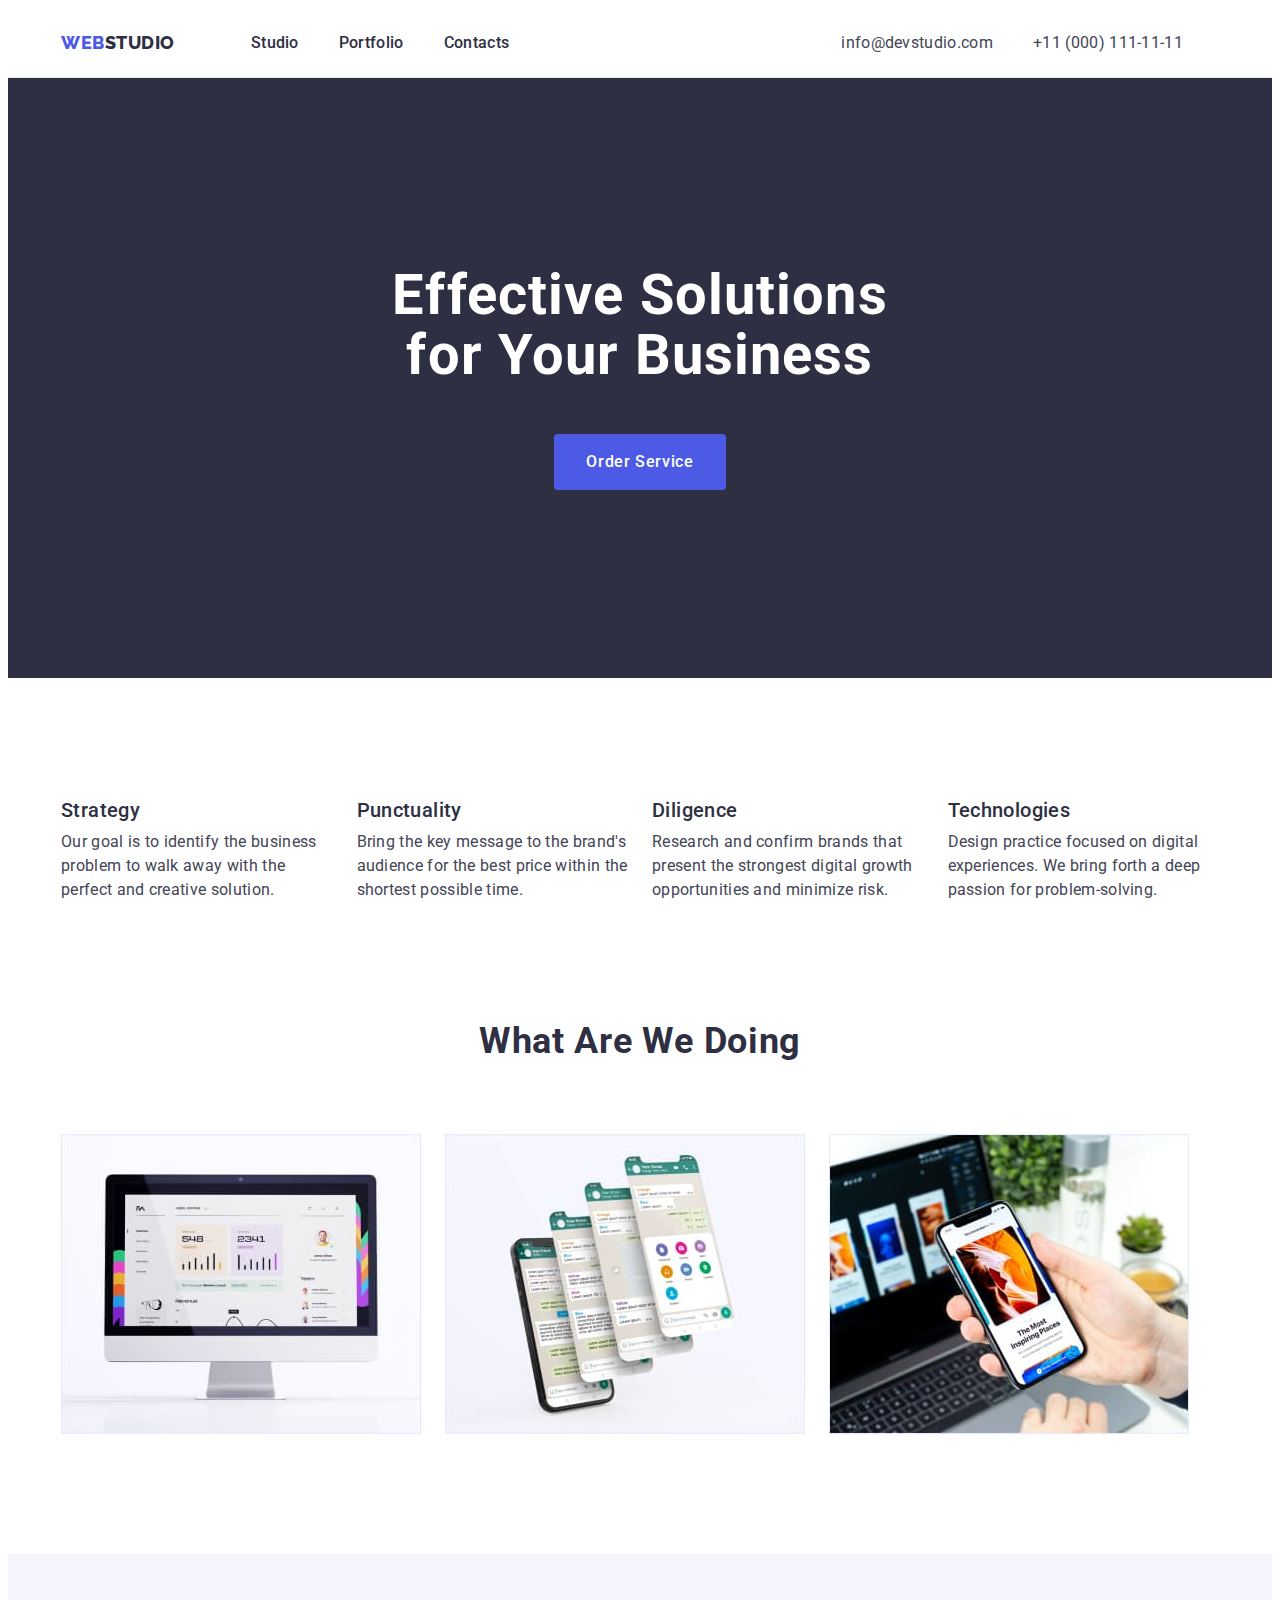
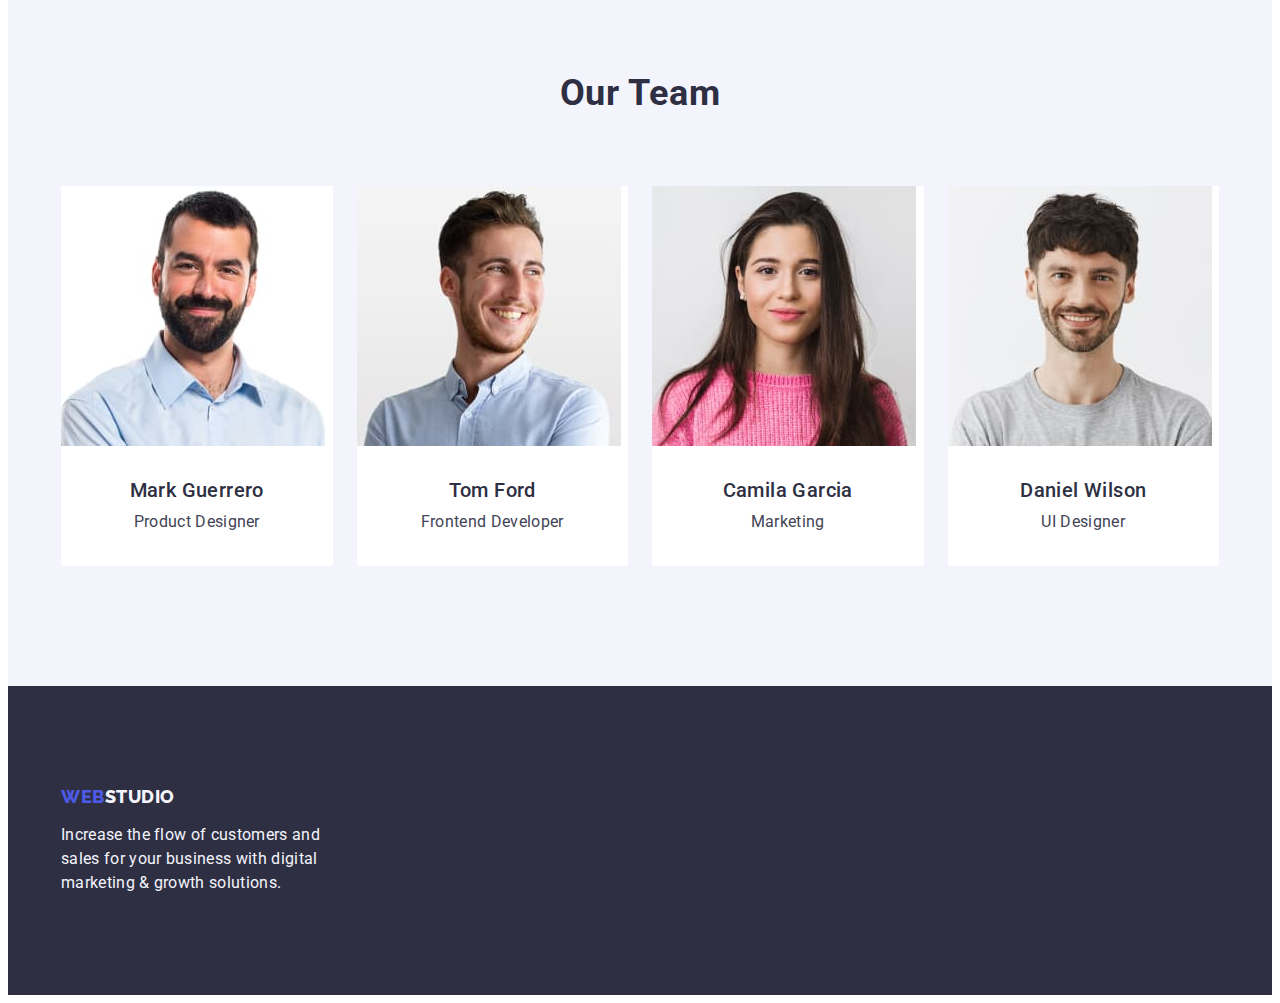
<file: index.html>
<!DOCTYPE html>
<html lang="en">
  <head>
    <meta charset="UTF-8" />
    <meta http-equiv="X-UA-Compatible" content="IE=edge" />
    <meta name="viewport" content="width=device-width, initial-scale=1.0" />
    <link rel="preconnect" href="https://fonts.googleapis.com" />
    <link rel="preconnect" href="https://fonts.gstatic.com" crossorigin />
    <link
      href="https://fonts.googleapis.com/css2?family=Raleway:wght@800&family=Roboto:wght@400;500;700;900&display=swap"
      rel="stylesheet"
    />
    <title>Web Studio</title>
    <link
      rel="stylesheet"
      href="https://cdnjs.cloudflare.com/ajax/libs/modern-normalize/2.0.0/modern-normalize.min.css"
      integrity="sha512-4xo8blKMVCiXpTaLzQSLSw3KFOVPWhm/TRtuPVc4WG6kUgjH6J03IBuG7JZPkcWMxJ5huwaBpOpnwYElP/m6wg=="
      crossorigin="anonymous"
      referrerpolicy="no-referrer"
    />
    <link rel="stylesheet" href="./css/styles.css" />
  </head>
  <body>
    <!-- Header -->
    <header class="header">
      <div class="container header-container">
        <nav class="header-navigation">
          <a href="./index.html" class="logo link header-logo"
            >Web<span class="logo-dark">Studio</span></a
          >
          <ul class="header-menu list">
            <li class="header-menu-item">
              <a href="./index.html" class="header-menu-link link">Studio</a>
            </li>
            <li class="header-menu-item">
              <a href="./portfolio.html" class="header-menu-link link"
                >Portfolio</a
              >
            </li>
            <li class="header-menu-item">
              <a href="" class="header-menu-link link">Contacts</a>
            </li>
          </ul>
        </nav>
        <address class="address">
          <ul class="address-list list">
            <li class="address-item">
              <a href="mailto:info@devstudio.com" class="address-link link"
                >info@devstudio.com</a
              >
            </li>
            <li class="address-item">
              <a href="tel:+110001111111" class="address-link link"
                >+11 (000) 111-11-11</a
              >
            </li>
          </ul>
        </address>
      </div>
    </header>
    <!-- Main -->
    <main>
      <!-- Hero -->
      <section class="hero">
        <div class="container hero-container">
          <h1 class="hero-title">Effective Solutions for Your Business</h1>
          <button type="button" class="hero-btn">Order Service</button>
        </div>
      </section>
      <!-- Solutions -->
      <section class="solutions">
        <div class="container solutions-container">
          <h2 class="visually-hidden">List of effective solutions</h2>
          <ul class="solutions-list list">
            <li class="solutions-item">
              <h3 class="list-subtitle solutions-subtitle">Strategy</h3>
              <p class="list-text">
                Our goal is to identify the business problem to walk away with
                the perfect and creative solution.
              </p>
            </li>
            <li class="solutions-item">
              <h3 class="list-subtitle solutions-subtitle">Punctuality</h3>
              <p class="list-text">
                Bring the key message to the brand's audience for the best price
                within the shortest possible time.
              </p>
            </li>
            <li class="solutions-item">
              <h3 class="list-subtitle solutions-subtitle">Diligence</h3>
              <p class="list-text">
                Research and confirm brands that present the strongest digital
                growth opportunities and minimize risk.
              </p>
            </li>
            <li class="solutions-item">
              <h3 class="list-subtitle solutions-subtitle">Technologies</h3>
              <p class="list-text">
                Design practice focused on digital experiences. We bring forth a
                deep passion for problem-solving.
              </p>
            </li>
          </ul>
        </div>
      </section>
      <!-- Activities -->
      <section class="activities">
        <div class="container container-activities">
          <h2 class="section-title">What are we doing</h2>
          <ul class="activities-list list">
            <li class="activities-item">
              <img
                src="./images/what-are-we-doing-1.jpg"
                alt="Mac-website"
                width="360"
                height="300"
              />
            </li>
            <li class="activities-item">
              <img
                src="./images/what-are-we-doing-2.jpg"
                alt="Phone-network"
                width="360"
                height="300"
              />
            </li>
            <li class="activities-item">
              <img
                src="./images/what-are-we-doing-3.jpg"
                alt="Phone-application"
                width="360"
                height="300"
              />
            </li>
          </ul>
        </div>
      </section>
      <!-- Our team -->
      <section class="team">
        <div class="container container-team">
          <h2 class="section-title">Our Team</h2>
          <ul class="team-list list">
            <li class="team-item">
              <img
                src="./images/our-team-1.jpg"
                alt="Mark Guerrero photo"
                width="264"
                height="260"
              />
              <div class="team-item-text">
                <h3 class="list-subtitle team-subtitle">Mark Guerrero</h3>
                <p class="list-text team-text">Product Designer</p>
              </div>
            </li>
            <li class="team-item">
              <img
                src="./images/our-team-2.jpg"
                alt="Tom Ford photo"
                width="264"
                height="260"
              />
              <div class="team-item-text">
                <h3 class="list-subtitle team-subtitle">Tom Ford</h3>
                <p class="list-text team-text">Frontend Developer</p>
              </div>
            </li>
            <li class="team-item">
              <img
                src="./images/our-team-3.jpg"
                alt="Camila Garcia photo"
                width="264"
                height="260"
              />
              <div class="team-item-text">
                <h3 class="list-subtitle team-subtitle">Camila Garcia</h3>
                <p class="list-text team-text">Marketing</p>
              </div>
            </li>
            <li class="team-item">
              <img
                src="./images/our-team-4.jpg"
                alt="Daniel Wilson photo"
                width="264"
                height="260"
              />
              <div class="team-item-text">
                <h3 class="list-subtitle team-subtitle">Daniel Wilson</h3>
                <p class="list-text team-text">UI Designer</p>
              </div>
            </li>
          </ul>
        </div>
      </section>
    </main>
    <!-- Footer -->
    <footer class="footer">
      <div class="container container-footer">
        <a href="./index.html" class="logo link footer-logo"
          >Web<span class="logo-light">Studio</span></a
        >
        <p class="list-text footer-text">
          Increase the flow of customers and sales for your business with
          digital marketing & growth solutions.
        </p>
      </div>
    </footer>
  </body>
</html>
</file>
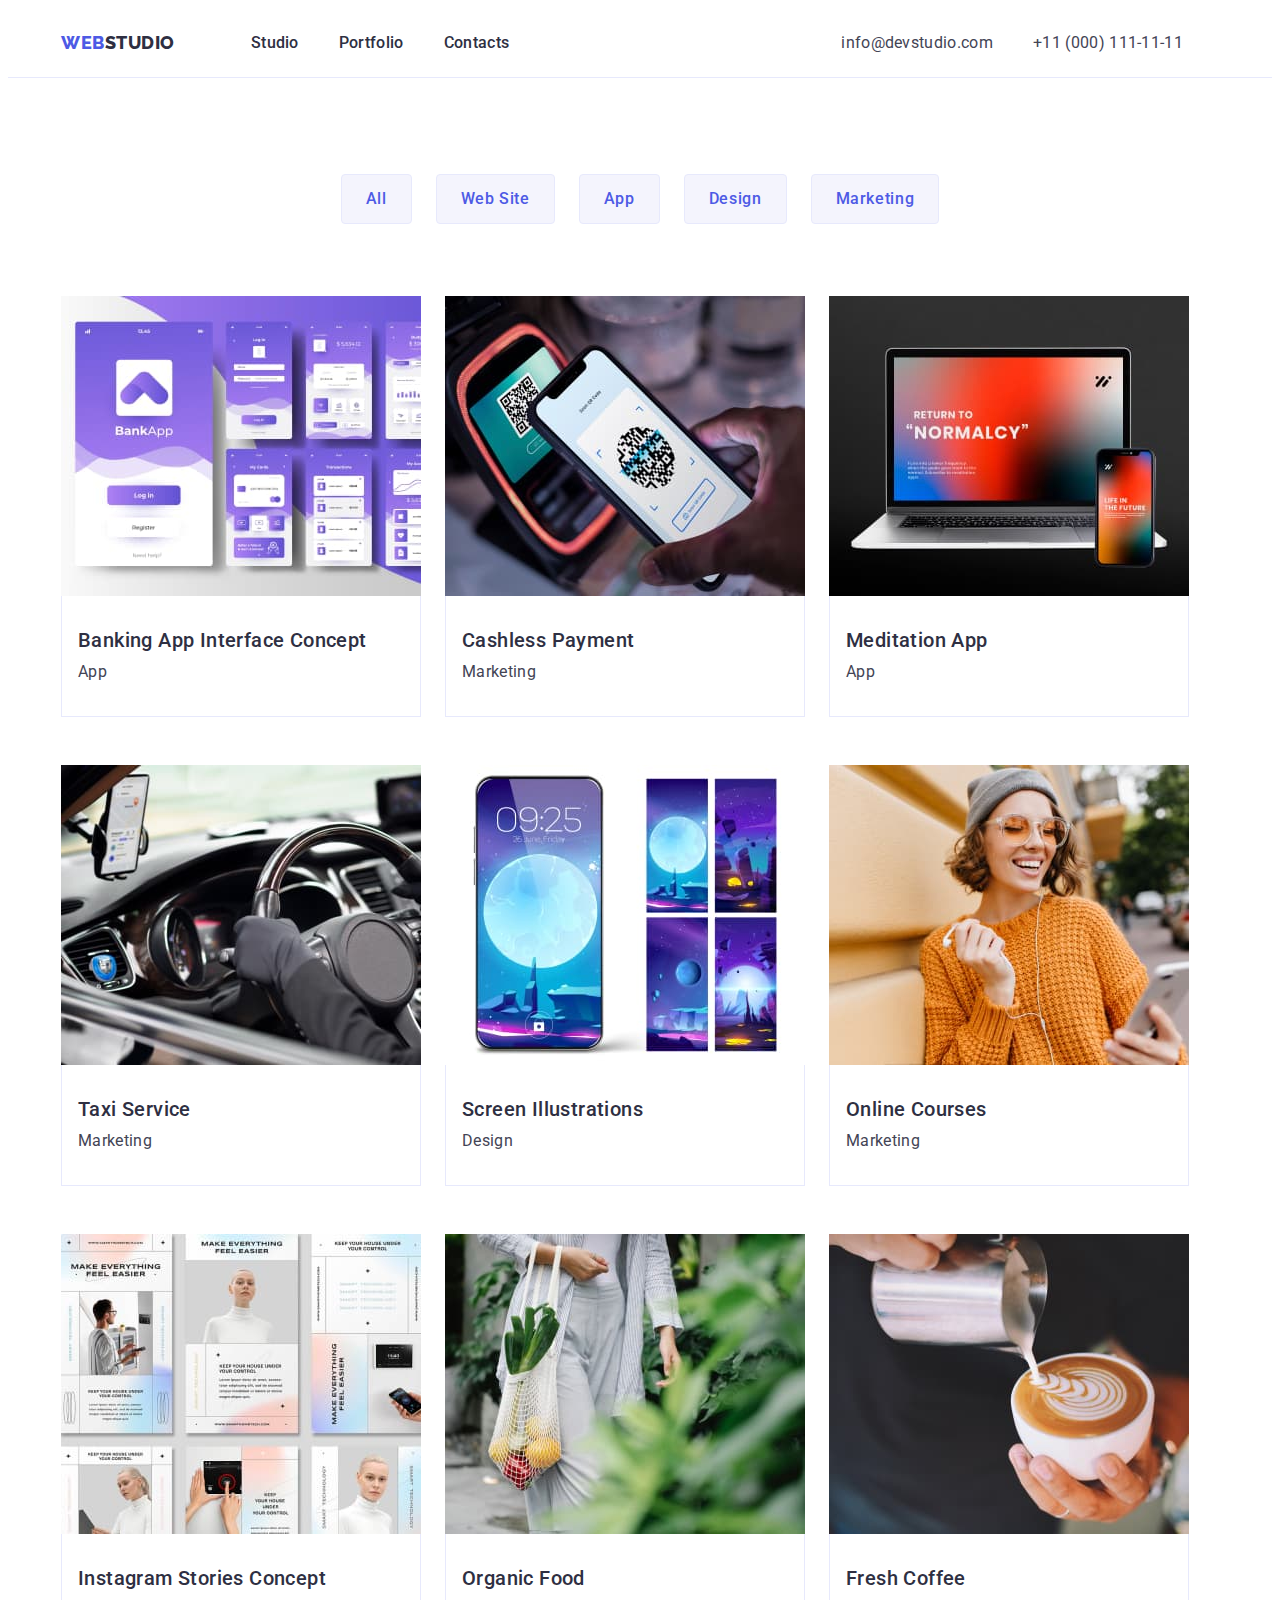
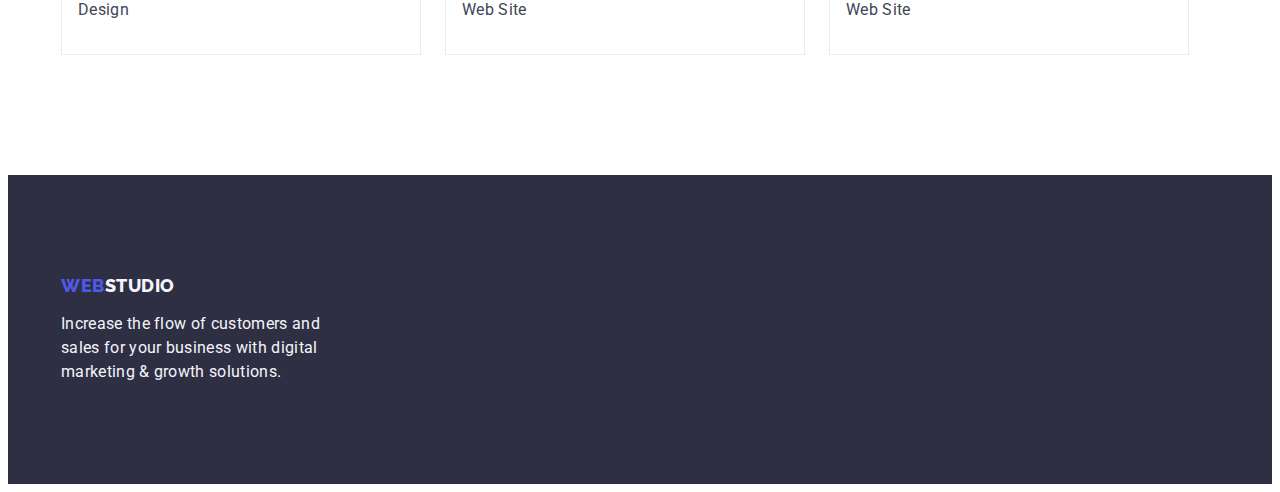
<file: portfolio.html>
<!DOCTYPE html>
<html lang="en">
  <head>
    <meta charset="UTF-8" />
    <meta http-equiv="X-UA-Compatible" content="IE=edge" />
    <meta name="viewport" content="width=device-width, initial-scale=1.0" />
    <link rel="preconnect" href="https://fonts.googleapis.com" />
    <link rel="preconnect" href="https://fonts.gstatic.com" crossorigin />
    <link
      href="https://fonts.googleapis.com/css2?family=Raleway:wght@800&family=Roboto:wght@400;500;700;900&display=swap"
      rel="stylesheet"
    />
    <title>Web Studio</title>
    <link
      rel="stylesheet"
      href="https://cdnjs.cloudflare.com/ajax/libs/modern-normalize/2.0.0/modern-normalize.min.css"
      integrity="sha512-4xo8blKMVCiXpTaLzQSLSw3KFOVPWhm/TRtuPVc4WG6kUgjH6J03IBuG7JZPkcWMxJ5huwaBpOpnwYElP/m6wg=="
      crossorigin="anonymous"
      referrerpolicy="no-referrer"
    />
    <link rel="stylesheet" href="./css/styles.css" />
  </head>
  <body>
    <!-- Header -->
    <header class="header">
      <div class="container header-container">
        <nav class="header-navigation">
          <a href="./index.html" class="logo link header-logo"
            >Web<span class="logo-dark">Studio</span></a
          >
          <ul class="header-menu list">
            <li class="header-menu-item">
              <a href="./index.html" class="header-menu-link link">Studio</a>
            </li>
            <li class="header-menu-item">
              <a href="./portfolio.html" class="header-menu-link link"
                >Portfolio</a
              >
            </li>
            <li class="header-menu-item">
              <a href="" class="header-menu-link link">Contacts</a>
            </li>
          </ul>
        </nav>
        <address class="address">
          <ul class="address-list list">
            <li class="address-item">
              <a href="mailto:info@devstudio.com" class="address-link link"
                >info@devstudio.com</a
              >
            </li>
            <li class="address-item">
              <a href="tel:+110001111111" class="address-link link"
                >+11 (000) 111-11-11</a
              >
            </li>
          </ul>
        </address>
      </div>
    </header>
    <!-- Main -->
    <main>
      <section class="portfolio-examples">
        <div class="container container-portfolio">
          <h1 class="visually-hidden">Portfolio</h1>
          <ul class="list portfolio-navigation-list">
            <li class="portfolio-navigation-item">
              <button type="button" class="portfolio-navigation-btn">
                All
              </button>
            </li>
            <li>
              <button type="button" class="portfolio-navigation-btn">
                Web Site
              </button>
            </li>
            <li>
              <button type="button" class="portfolio-navigation-btn">
                App
              </button>
            </li>
            <li>
              <button type="button" class="portfolio-navigation-btn">
                Design
              </button>
            </li>
            <li>
              <button type="button" class="portfolio-navigation-btn">
                Marketing
              </button>
            </li>
          </ul>
          <ul class="list portfolio-examples-list">
            <li class="portfolio-examples-items">
              <a href="" class="link">
                <img
                  src="./images/portfolio-img-1.jpg"
                  alt="Banking App"
                  width="360"
                  height="300"
                />
                <div class="portfolio-items-text">
                  <h2 class="portfolio-subtitle">
                    Banking App Interface Concept
                  </h2>
                  <p class="portfolio-list-text">App</p>
                </div>
              </a>
            </li>
            <li class="portfolio-examples-items">
              <a href="" class="link">
                <img
                  src="./images/portfolio-img-2.jpg"
                  alt="Payment by phone"
                  width="360"
                  height="300"
                />
                <div class="portfolio-items-text">
                  <h2 class="portfolio-subtitle">Cashless Payment</h2>
                  <p class="portfolio-list-text">Marketing</p>
                </div>
              </a>
            </li>
            <li class="portfolio-examples-items">
              <a href="" class="link">
                <img
                  src="./images/portfolio-img-3.jpg"
                  alt="App in PC / phone"
                  width="360"
                  height="300"
                />
                <div class="portfolio-items-text">
                  <h2 class="portfolio-subtitle">Meditation App</h2>
                  <p class="portfolio-list-text">App</p>
                </div>
              </a>
            </li>
            <li class="portfolio-examples-items">
              <a href="" class="link">
                <img
                  src="./images/portfolio-img-4.jpg"
                  alt="Taxi"
                  width="360"
                  height="300"
                />
                <div class="portfolio-items-text">
                  <h2 class="portfolio-subtitle">Taxi Service</h2>
                  <p class="portfolio-list-text">Marketing</p>
                </div>
              </a>
            </li>
            <li class="portfolio-examples-items">
              <a href="" class="link">
                <img
                  src="./images/portfolio-img-5.jpg"
                  alt="Screen in phone"
                  width="360"
                  height="300"
                />
                <div class="portfolio-items-text">
                  <h2 class="portfolio-subtitle">Screen Illustrations</h2>
                  <p class="portfolio-list-text">Design</p>
                </div>
              </a>
            </li>
            <li class="portfolio-examples-items">
              <a href="" class="link">
                <img
                  src="./images/portfolio-img-6.jpg"
                  alt="Person with phone"
                  width="360"
                  height="300"
                />
                <div class="portfolio-items-text">
                  <h2 class="portfolio-subtitle">Online Courses</h2>
                  <p class="portfolio-list-text">Marketing</p>
                </div>
              </a>
            </li>
            <li class="portfolio-examples-items">
              <a href="" class="link">
                <img
                  src="./images/portfolio-img-7.jpg"
                  alt="Instagram Stories"
                  width="360"
                  height="300"
                />
                <div class="portfolio-items-text">
                  <h2 class="portfolio-subtitle">Instagram Stories Concept</h2>
                  <p class="portfolio-list-text">Design</p>
                </div>
              </a>
            </li>
            <li class="portfolio-examples-items">
              <a href="" class="link">
                <img
                  src="./images/portfolio-img-8.jpg"
                  alt="Vegetables"
                  width="360"
                  height="300"
                />
                <div class="portfolio-items-text">
                  <h2 class="portfolio-subtitle">Organic Food</h2>
                  <p class="portfolio-list-text">Web Site</p>
                </div>
              </a>
            </li>
            <li class="portfolio-examples-items">
              <a href="" class="link">
                <img
                  src="./images/portfolio-img-9.jpg"
                  alt="Coffee"
                  width="360"
                  height="300"
                />
                <div class="portfolio-items-text">
                  <h2 class="portfolio-subtitle">Fresh Coffee</h2>
                  <p class="portfolio-list-text">Web Site</p>
                </div>
              </a>
            </li>
          </ul>
        </div>
      </section>
    </main>
    <!-- Footer -->
    <footer class="footer">
      <div class="container container-footer">
        <a href="./index.html" class="logo link footer-logo"
          >Web<span class="logo-light">Studio</span></a
        >
        <p class="list-text footer-text">
          Increase the flow of customers and sales for your business with
          digital marketing & growth solutions.
        </p>
      </div>
    </footer>
  </body>
</html>
</file>
<file: css/styles.css>
:root {
  --main-title-color: #ffffff;
  --primary-brand-color: #4d5ae5;
  --dark-logo-color: #2e2f42;
  --section-title-color: #2e2f42;
  --subtitle-color: #2e2f42;
  --menu-primary-color: #2e2f42;
  --menu-hover-color: #404bbf;
  --text-color: #434455;
  --address-color: #434455;
  --address-hover-color: #404bbf;
  --pressed-state: #404bbf;
  --main-background-color: #ffffff;
  --second-background-color: #2e2f42;
  --hero-btn-color: #ffffff;
  --hero-btn-background-color: #4d5ae5;
  --hero-btn-background-hover: #404bbf;
  --footer-text-color: #f4f4fd;
  --portfolio-btn-color: #4d5ae5;
  --portfolio-btn-background: #f4f4fd;
  --portfolio-btn-hover: #ffffff;
  --portfolio-btn-background-hover: #404bbf;
  --team-background: #f4f4fd;
  --btn-border: #e7e9fc;
}

body {
  font-family: "Roboto", sans-serif;
  color: var(--text-color);
  background-color: var(--main-background-color);
}

h1,
h2,
h3,
h4,
h5,
h6,
p {
  margin: 0;
}

img {
  display: block;
  max-width: 100%;
  height: auto;
}

button {
  cursor: pointer;
  border: none;
  border-radius: 4px;
}

ul,
ol {
  list-style: none;
  margin: 0;
  padding-left: 0;
}

a {
  text-decoration: none;
  /* color: inherit; */
}

.container {
  width: 1158px;
  padding: 0 15px;
  margin: 0 auto;
}

.section {
  padding-top: 120px;
  padding-bottom: 120px;
}

.visually-hidden {
  position: absolute;
  width: 1px;
  height: 1px;
  margin: -1px;
  border: 0;
  padding: 0;

  white-space: nowrap;
  clip-path: inset(100%);
  clip: rect(0 0 0 0);
  overflow: hidden;
}

.link {
  text-decoration: none;
}

.list {
  list-style-type: none;
}

/* -------------------HEADER------------------- */

.header {
  /* padding: 24px 0; */
  border-bottom: 1px solid #e7e9fc;
}

.header-container {
  display: flex;
  align-items: center;
}

.logo {
  font-family: "Raleway", sans-serif;
  font-weight: 800;
  font-size: 18px;
  line-height: 1.17; /* 21/18 */
  letter-spacing: 0.03em;
  text-transform: uppercase;
  color: var(--primary-brand-color);
  display: flex;
  align-items: center;
  margin-right: 76px;
}

.logo-dark {
  color: var(--dark-logo-color);
}

.logo-light {
  color: var(--footer-text-color);
}

.header-logo {
  padding: 24px 0;
}

.header-navigation {
  display: flex;
  align-items: center;
}

.header-menu {
  display: flex;
  gap: 40px;
}

.header-menu-link {
  font-weight: 500;
  font-size: 16px;
  line-height: 1.5; /* 24/16 */
  letter-spacing: 0.02em;
  color: var(--menu-primary-color);
  padding: 24px 0;
}

.header-menu-link:hover,
.header-menu-link:focus {
  color: var(--menu-hover-color);
  text-decoration: underline;
}

.address {
  font-style: normal;
}

.address-list {
  display: flex;
  align-items: center;
  gap: 40px;
  margin-left: 332px;
}

.address-link {
  font-weight: 400;
  font-size: 16px;
  line-height: 1.5; /* 24/16 */
  letter-spacing: 0.02em;
  color: var(--address-color);
  padding: 24px 0;
  margin-left: auto;
}

.address-link:hover,
.address-link:focus {
  color: var(--address-hover-color);
}

/* -------------------HERO------------------- */
.hero {
  background-color: var(--second-background-color);
  padding: 188px 0;
}

.hero-title {
  font-size: 56px;
  line-height: 1.07; /* 60/56 */
  text-align: center;
  letter-spacing: 0.02em;
  color: var(--main-title-color);
  max-width: 496px;
  margin: auto;
  margin-bottom: 48px;
}

.hero-btn {
  font-family: inherit;
  font-weight: 500;
  font-size: 16px;
  line-height: 1.5; /* 24/16 */
  letter-spacing: 0.04em;
  color: var(--hero-btn-color);
  background-color: var(--hero-btn-background-color);
  cursor: pointer;
  display: block;
  padding: 16px 32px;
  margin: auto;
  min-width: 169px;
}

.hero-btn:hover,
.hero-btn:focus {
  background-color: var(--hero-btn-background-hover);
}

/* -------------------LIST------------------- */

.list-subtitle {
  font-weight: 500;
  font-size: 20px;
  line-height: 1.2; /* 24/20 */
  letter-spacing: 0.02em;
  color: var(--subtitle-color);
}

.list-text {
  font-size: 16px;
  line-height: 1.5; /* 24/16 */
  letter-spacing: 0.02em;
}

/* -------------------SOLUTIONS------------------- */

.solutions {
  padding: 120px 0;
}

.section-title {
  font-size: 36px;
  line-height: 1.11; /* 40/36 */
  text-align: center;
  letter-spacing: 0.02em;
  text-transform: capitalize;
  color: var(--section-title-color);
  margin-bottom: 72px;
}

.solutions-list {
  display: flex;
  gap: 24px;
}

.solutions-subtitle {
  margin-bottom: 8px;
}

.solutions-item {
  flex-basis: calc((100% - 24px * 3) / 4);
}

/* -------------------ACTIVITIES------------------- */

.activities {
  padding-bottom: 120px;
}

.activities-list {
  display: flex;
  gap: 24px;
}

/* -------------------OUR TEAM------------------- */
.team {
  background-color: var(--team-background);
  padding: 120px 0;
}

.team-list {
  display: flex;
  gap: 24px;
}

.team-item {
  background-color: var(--main-background-color);
  flex-basis: calc((100% - 24px * 3) / 4);
  border-radius: 0px 0px 4px 4px;
}

.team-item-text {
  padding: 32px 16px;
}

.list-subtitle.team-subtitle {
  text-align: center;
}

.list-text.team-text {
  text-align: center;
}

.team-subtitle {
  margin-bottom: 8px;
}

/* -------------------FOOTER------------------- */
.footer {
  background-color: var(--second-background-color);
  padding: 100px 0;
}

.list-text.footer-text {
  color: var(--footer-text-color);
}

.footer-logo {
  margin-bottom: 16px;
  display: inline-block;
}

.footer-text {
  max-width: 264px;
}

/* -------------------PORTFOLIO------------------- */

.portfolio-examples {
  padding-top: 96px;
  padding-bottom: 120px;
}

.portfolio-subtitle {
  font-weight: 500;
  font-size: 20px;
  line-height: 1.2; /* 24/20 */
  letter-spacing: 0.02em;
  color: var(--subtitle-color);
}

.portfolio-navigation-list {
  display: flex;
  gap: 24px;
  margin-bottom: 72px;
  justify-content: center;
}

.portfolio-list-text {
  font-size: 16px;
  line-height: 1.5; /* 24/16 */
  letter-spacing: 0.02em;
  color: var(--text-color);
}

.portfolio-navigation-btn {
  font-family: inherit;
  font-weight: 500;
  font-size: 16px;
  line-height: 1.5; /* 24/16 */
  text-align: center;
  letter-spacing: 0.04em;
  cursor: pointer;
  color: var(--portfolio-btn-color);
  background-color: var(--portfolio-btn-background);
  padding: 12px 24px;
  border: 1px solid var(--btn-border);
}

.portfolio-navigation-btn:hover,
.portfolio-navigation-btn:focus {
  color: var(--portfolio-btn-hover);
  background-color: var(--portfolio-btn-background-hover);
  border: 1px solid transparent;
}

.portfolio-examples-list {
  display: flex;
  flex-wrap: wrap;
  gap: 48px 24px;
}

.portfolio-examples-items {
  width: calc((100% - 24 * 2) / 3);
}

.portfolio-items-text {
  padding: 32px 16px;
  border: 1px solid #e7e9fc;
  border-top: none;
}

.portfolio-subtitle {
  margin-bottom: 8px;
}
</file>
